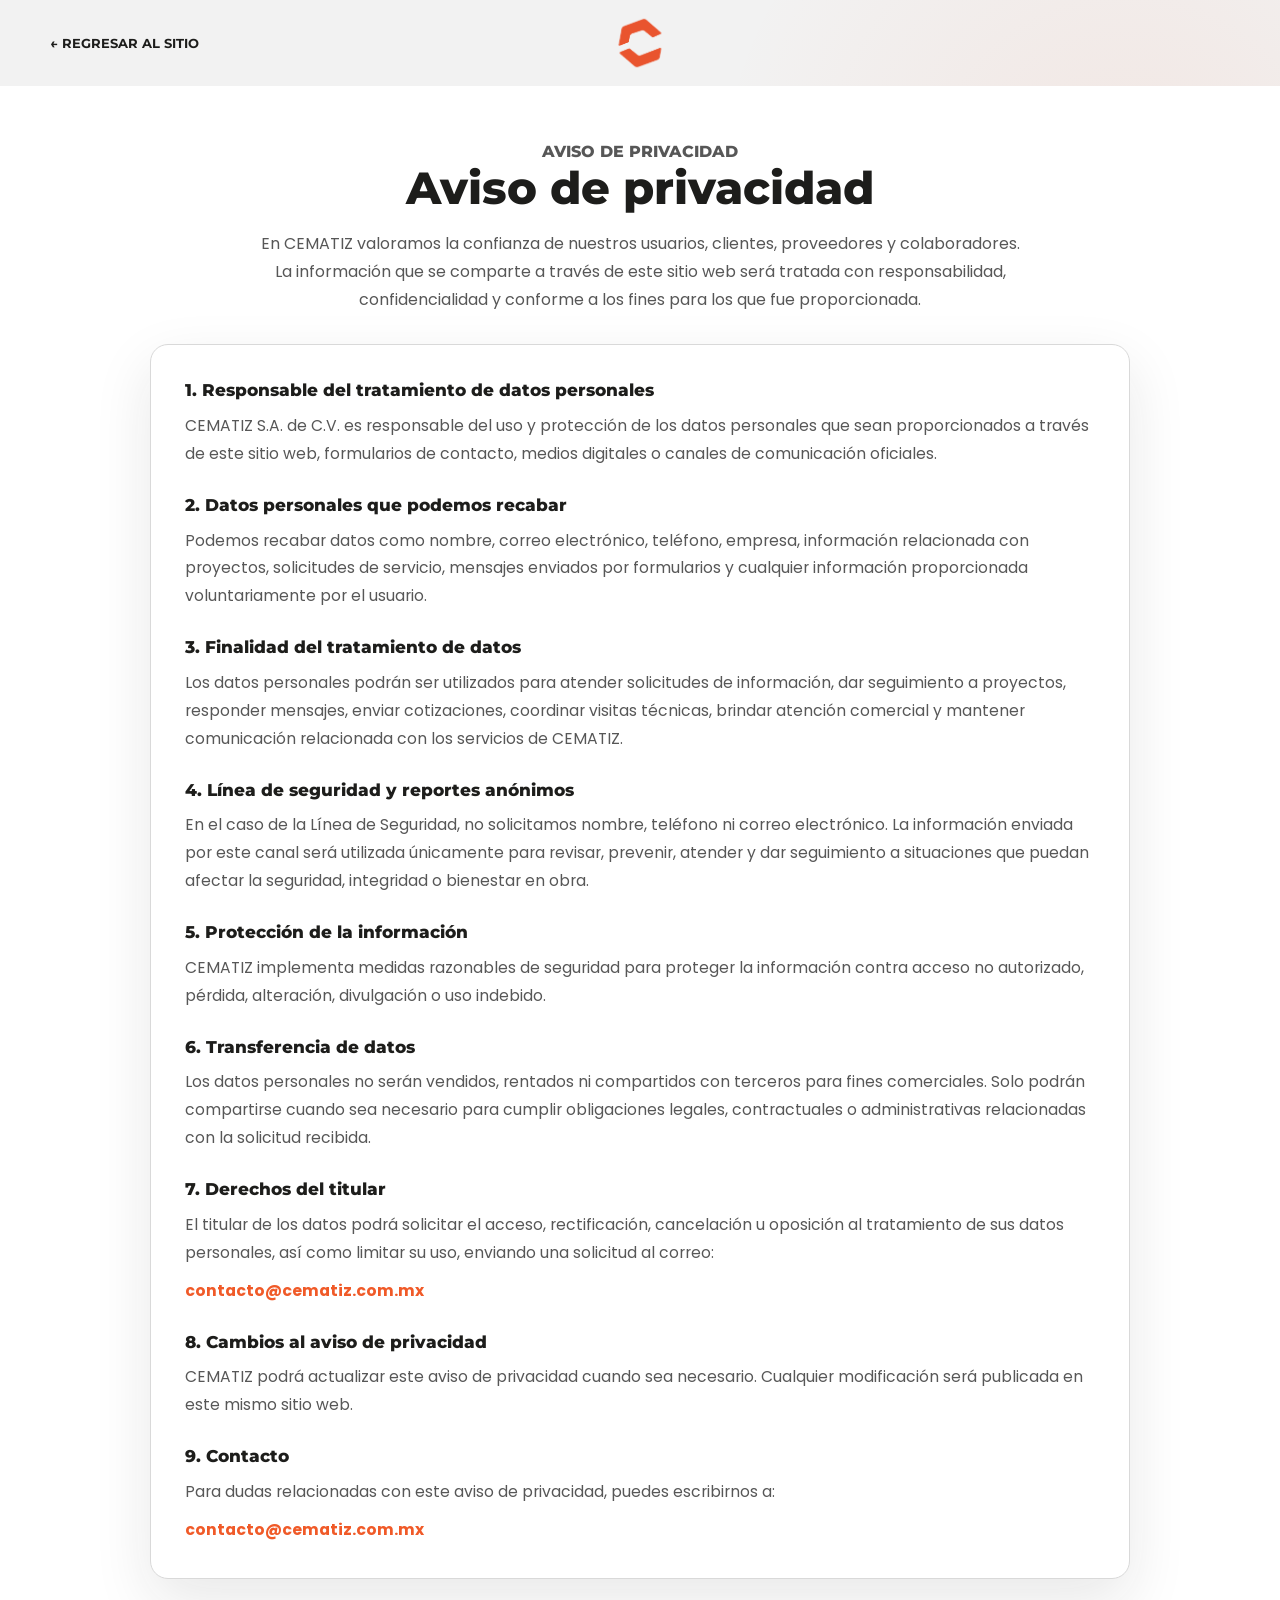
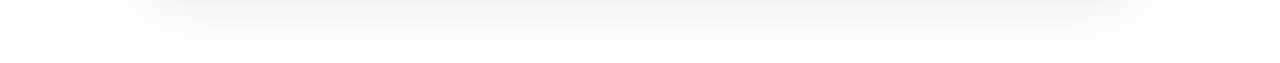
<file: aviso-privacidad.html>
<!doctype html>
<html lang="es">
  <head>
    <meta charset="UTF-8" />
    <meta name="viewport" content="width=device-width, initial-scale=1.0" />
    <meta
      name="description"
      content="Aviso de privacidad de CEMATIZ para usuarios, clientes, proveedores y colaboradores."
    />
    <title>CEMATIZ | Aviso de privacidad</title>
    <link rel="preconnect" href="https://fonts.googleapis.com" />
    <link rel="preconnect" href="https://fonts.gstatic.com" crossorigin />
    <link
      href="https://fonts.googleapis.com/css2?family=Montserrat:wght@500;600;700;800&family=Poppins:wght@300;400;500;600;700&display=swap"
      rel="stylesheet"
    />
    <link rel="preload" href="css/styles.css" as="style" />
    <link rel="stylesheet" href="css/styles.css" />
  </head>
  <body class="report-page privacy-page">
    <header class="report-header" aria-label="Encabezado de aviso de privacidad">
      <a class="report-back privacy-back-link" href="index.html">← REGRESAR AL SITIO</a>
      <a class="report-brand" href="index.html" aria-label="Volver al inicio de CEMATIZ">
        <img src="img/Logo Cematiz.png" alt="CEMATIZ" />
      </a>
    </header>

    <main class="report-main privacy-main">
      <section class="report-hero privacy-hero" aria-labelledby="privacy-title">
        <div class="report-intro privacy-intro">
          <p class="report-kicker privacy-kicker">AVISO DE PRIVACIDAD</p>
          <h1 id="privacy-title">Aviso de privacidad</h1>
          <p>
            En CEMATIZ valoramos la confianza de nuestros usuarios, clientes, proveedores y colaboradores. La información que se comparte a través de este sitio web será tratada con responsabilidad, confidencialidad y conforme a los fines para los que fue proporcionada.
          </p>
        </div>

        <article class="privacy-content">
          <section class="privacy-section">
            <h2>1. Responsable del tratamiento de datos personales</h2>
            <p>
              CEMATIZ S.A. de C.V. es responsable del uso y protección de los datos personales que sean proporcionados a través de este sitio web, formularios de contacto, medios digitales o canales de comunicación oficiales.
            </p>
          </section>

          <section class="privacy-section">
            <h2>2. Datos personales que podemos recabar</h2>
            <p>
              Podemos recabar datos como nombre, correo electrónico, teléfono, empresa, información relacionada con proyectos, solicitudes de servicio, mensajes enviados por formularios y cualquier información proporcionada voluntariamente por el usuario.
            </p>
          </section>

          <section class="privacy-section">
            <h2>3. Finalidad del tratamiento de datos</h2>
            <p>
              Los datos personales podrán ser utilizados para atender solicitudes de información, dar seguimiento a proyectos, responder mensajes, enviar cotizaciones, coordinar visitas técnicas, brindar atención comercial y mantener comunicación relacionada con los servicios de CEMATIZ.
            </p>
          </section>

          <section class="privacy-section">
            <h2>4. Línea de seguridad y reportes anónimos</h2>
            <p>
              En el caso de la Línea de Seguridad, no solicitamos nombre, teléfono ni correo electrónico. La información enviada por este canal será utilizada únicamente para revisar, prevenir, atender y dar seguimiento a situaciones que puedan afectar la seguridad, integridad o bienestar en obra.
            </p>
          </section>

          <section class="privacy-section">
            <h2>5. Protección de la información</h2>
            <p>
              CEMATIZ implementa medidas razonables de seguridad para proteger la información contra acceso no autorizado, pérdida, alteración, divulgación o uso indebido.
            </p>
          </section>

          <section class="privacy-section">
            <h2>6. Transferencia de datos</h2>
            <p>
              Los datos personales no serán vendidos, rentados ni compartidos con terceros para fines comerciales. Solo podrán compartirse cuando sea necesario para cumplir obligaciones legales, contractuales o administrativas relacionadas con la solicitud recibida.
            </p>
          </section>

          <section class="privacy-section">
            <h2>7. Derechos del titular</h2>
            <p>
              El titular de los datos podrá solicitar el acceso, rectificación, cancelación u oposición al tratamiento de sus datos personales, así como limitar su uso, enviando una solicitud al correo:
            </p>
            <p>
              <a href="mailto:contacto@cematiz.com.mx">contacto@cematiz.com.mx</a>
            </p>
          </section>

          <section class="privacy-section">
            <h2>8. Cambios al aviso de privacidad</h2>
            <p>
              CEMATIZ podrá actualizar este aviso de privacidad cuando sea necesario. Cualquier modificación será publicada en este mismo sitio web.
            </p>
          </section>

          <section class="privacy-section">
            <h2>9. Contacto</h2>
            <p>
              Para dudas relacionadas con este aviso de privacidad, puedes escribirnos a:
            </p>
            <p>
              <a href="mailto:contacto@cematiz.com.mx">contacto@cematiz.com.mx</a>
            </p>
          </section>
        </article>
      </section>
    </main>
  </body>
</html>
</file>
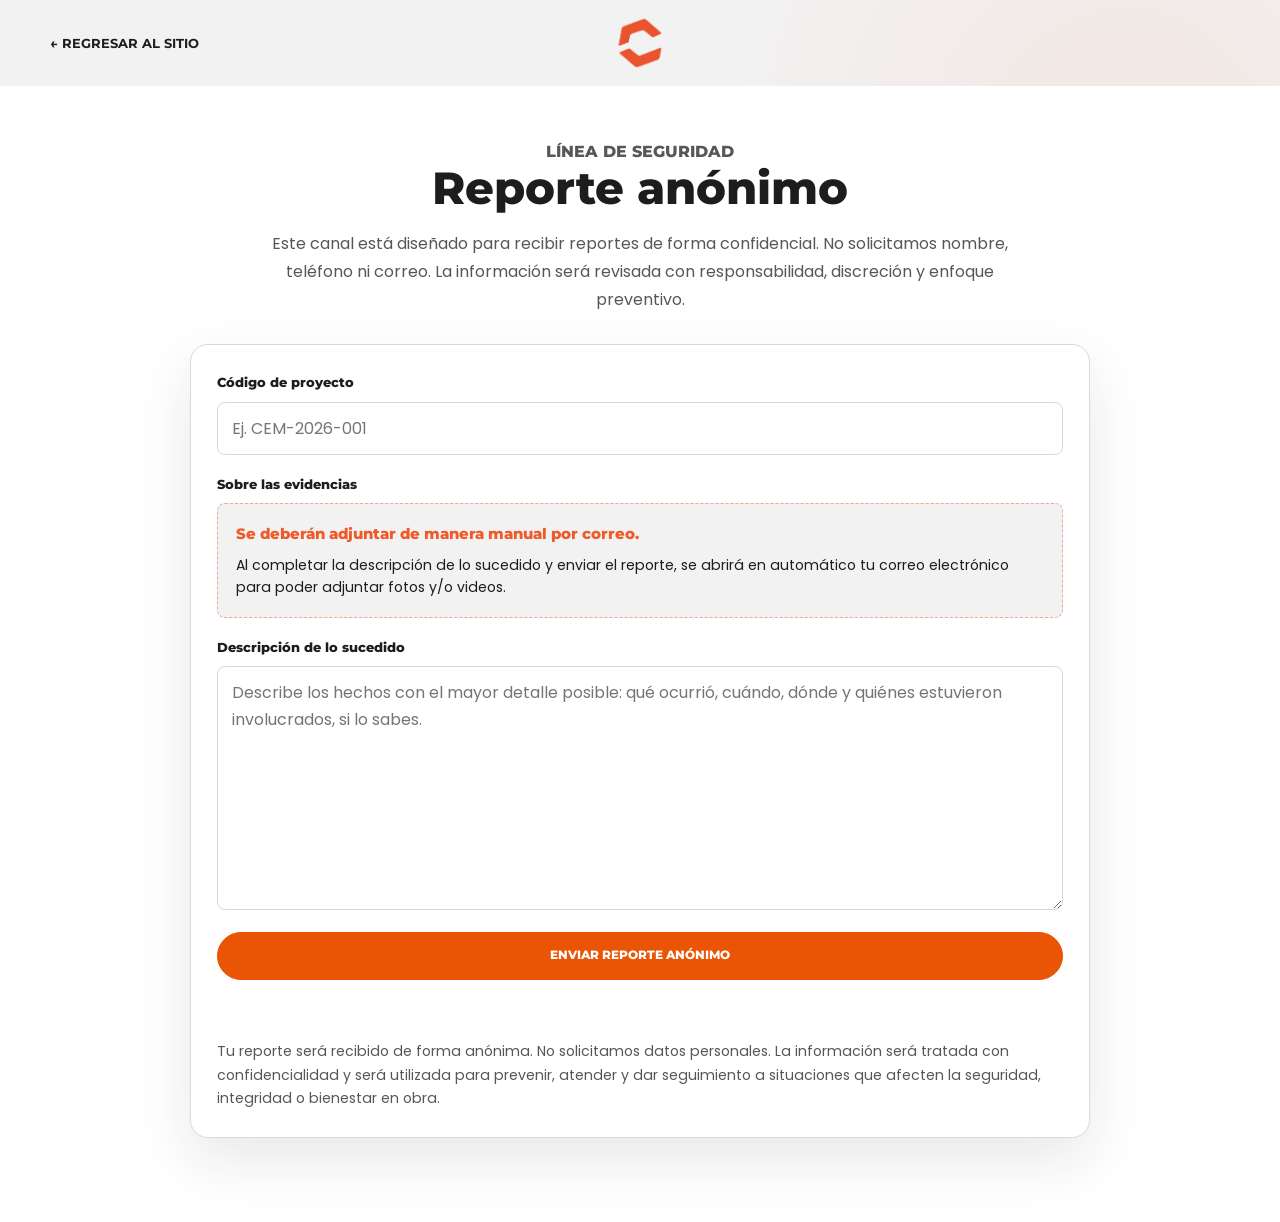
<file: reporte-anonimo.html>
<!doctype html>
<html lang="es">
  <head>
    <meta charset="UTF-8" />
    <meta name="viewport" content="width=device-width, initial-scale=1.0" />
    <meta
      name="description"
      content="Formulario confidencial de reporte anónimo para la Línea de Seguridad de CEMATIZ."
    />
    <title>CEMATIZ | Reporte anónimo</title>
    <link rel="preconnect" href="https://fonts.googleapis.com" />
    <link rel="preconnect" href="https://fonts.gstatic.com" crossorigin />
    <link
      href="https://fonts.googleapis.com/css2?family=Montserrat:wght@500;600;700;800&family=Poppins:wght@300;400;500;600;700&display=swap"
      rel="stylesheet"
    />
    <link rel="preload" href="css/styles.css" as="style" />
    <link rel="stylesheet" href="css/styles.css" />
  </head>
  <body class="report-page">
    <header class="report-header" aria-label="Encabezado de reporte anónimo">
      <a class="report-back" href="index.html">← Regresar al sitio</a>
      <a class="report-brand" href="index.html" aria-label="Volver al inicio de CEMATIZ">
        <img src="img/Logo Cematiz.png" alt="CEMATIZ" />
      </a>
    </header>

    <main class="report-main">
      <section class="report-hero" aria-labelledby="report-title">
        <div class="report-intro">
          <p class="report-kicker">LÍNEA DE SEGURIDAD</p>
          <h1 id="report-title">Reporte anónimo</h1>
          <p>
            Este canal está diseñado para recibir reportes de forma confidencial. No solicitamos nombre, teléfono ni correo. La información será revisada con responsabilidad, discreción y enfoque preventivo.
          </p>
        </div>

        <form class="report-form" data-report-form novalidate>
          <div class="form-honeypot" aria-hidden="true">
            <label for="report-website">Sitio web</label>
            <input id="report-website" name="website" type="text" tabindex="-1" autocomplete="off" />
          </div>

          <div class="form-row form-row-full">
            <label for="project-code">Código de proyecto</label>
            <input id="project-code" name="project_code" type="text" placeholder="Ej. CEM-2026-001" required />
          </div>

          <div class="form-row form-row-full">
            <label>Sobre las evidencias</label>
            <div class="report-file-zone">
              <span>Se deberán adjuntar de manera manual por correo.</span>
              <p>Al completar la descripción de lo sucedido y enviar el reporte, se abrirá en automático tu correo electrónico para poder adjuntar fotos y/o videos.</p>
            </div>
          </div>

          <div class="form-row form-row-full">
            <label for="report-description">Descripción de lo sucedido</label>
            <textarea
              id="report-description"
              name="description"
              rows="8"
              placeholder="Describe los hechos con el mayor detalle posible: qué ocurrió, cuándo, dónde y quiénes estuvieron involucrados, si lo sabes."
              required
            ></textarea>
          </div>

          <button class="button button-primary report-submit" type="submit">ENVIAR REPORTE ANÓNIMO</button>
          <p class="report-status" role="status" aria-live="polite" data-report-status></p>
          <p class="report-privacy">
            Tu reporte será recibido de forma anónima. No solicitamos datos personales. La información será tratada con confidencialidad y será utilizada para prevenir, atender y dar seguimiento a situaciones que afecten la seguridad, integridad o bienestar en obra.
          </p>
        </form>
      </section>
    </main>

    <script>
      const reportForm = document.querySelector("[data-report-form]");

      reportForm?.addEventListener("submit", (event) => {
        event.preventDefault();

        const status = reportForm.querySelector("[data-report-status]");
        const projectCode = reportForm.querySelector("#project-code");
        const description = reportForm.querySelector("#report-description");
        const honeypot = reportForm.querySelector('input[name="website"]');
        let isValid = true;

        // TODO: Para producción, conectar este formulario a un backend seguro para enviar el reporte y las evidencias directamente a contacto@cematiz.com.mx sin depender del cliente de correo del usuario.
        // Al integrar backend: validar honeypot en servidor, aplicar límite por IP,
        // considerar Cloudflare Turnstile o captcha invisible y almacenar evidencias de forma segura.
        if (honeypot?.value.trim()) {
          return;
        }

        [projectCode, description].forEach((field) => {
          const row = field?.closest(".form-row");
          const fieldIsValid = Boolean(field?.value.trim());
          row?.classList.toggle("has-error", !fieldIsValid);
          isValid = isValid && fieldIsValid;
        });

        if (!status) {
          return;
        }

        if (!isValid) {
          status.textContent = "Completa el código de proyecto y la descripción antes de enviar.";
          status.className = "report-status is-error";
          return;
        }

        const evidenceNote = "Se deberán adjuntar de manera manual por correo.";
        const subject = "REPORTE LINEA DE SEGURIDAD";
        const body = `REPORTE LÍNEA DE SEGURIDAD CEMATIZ

Código de proyecto:
${projectCode.value.trim()}

Descripción de lo sucedido:
${description.value.trim()}

Evidencias:
${evidenceNote}

Aviso:
Este reporte se realiza de forma anónima. No se solicitaron datos personales.`;
        const mailtoUrl = `mailto:contacto@cematiz.com.mx?subject=${encodeURIComponent(subject)}&body=${encodeURIComponent(body)}`;

        status.textContent = "Tu cliente de correo se abrirá automáticamente.";
        status.className = "report-status is-success";
        window.location.href = mailtoUrl;
      });

      reportForm?.addEventListener("input", (event) => {
        const field = event.target;
        const status = reportForm.querySelector("[data-report-status]");

        if (field.matches("#project-code, #report-description")) {
          field.closest(".form-row")?.classList.toggle("has-error", !field.value.trim());
        }

        if (status) {
          status.textContent = "";
          status.className = "report-status";
        }
      });
    </script>
  </body>
</html>
</file>
<file: css/styles.css>
:root {
  --color-orange: #e95405;
  --color-gray: #575757;
  --color-black: #1d1d1b;
  --color-white: #ffffff;
  --color-light: #f2f2f2;
  --color-muted: #a6a6a6;
  --color-dark: #111111;
  --color-gray-light: #d9d9d9;
  --color-carbon: #2a2a2a;

  --font-primary: "Montserrat", sans-serif;
  --font-secondary: "Poppins", sans-serif;

  --radius-sm: 8px;
  --radius-md: 18px;
  --radius-lg: 28px;
  --transition: 0.35s ease;
  --container: 1180px;
  --header-height: 74px;
  --shadow-soft: 0 24px 70px rgba(17, 17, 17, 0.22);
}

*,
*::before,
*::after {
  box-sizing: border-box;
}

html {
  scroll-behavior: smooth;
}

body {
  margin: 0;
  color: var(--color-black);
  background: var(--color-white);
  font-family: var(--font-secondary);
  line-height: 1.7;
}

img {
  display: block;
  max-width: 100%;
}

a {
  color: inherit;
  text-decoration: none;
}

button,
input,
select,
textarea {
  font: inherit;
}

button,
a,
input,
select,
textarea {
  -webkit-tap-highlight-color: transparent;
}

:focus-visible {
  outline: 3px solid rgba(233, 84, 5, 0.42);
  outline-offset: 3px;
}

.container {
  width: min(100% - 32px, var(--container));
  margin-inline: auto;
}

.site-header {
  position: fixed;
  top: 0;
  right: 0;
  left: 0;
  z-index: 50;
  min-height: var(--header-height);
  display: grid;
  grid-template-columns: minmax(82px, 1fr) auto minmax(82px, 1fr);
  align-items: center;
  gap: 12px;
  padding: 12px 16px;
  color: var(--color-white);
  background: transparent;
  border-bottom: 1px solid transparent;
  transition: background 0.45s ease, border-color 0.45s ease, backdrop-filter 0.45s ease;
  isolation: isolate;
}

.site-header::before {
  content: "";
  position: absolute;
  inset: 0;
  z-index: 0;
  background: linear-gradient(
    180deg,
    rgba(0, 0, 0, 0.72) 0%,
    rgba(0, 0, 0, 0.48) 45%,
    rgba(0, 0, 0, 0) 100%
  );
  pointer-events: none;
  transition: opacity 0.45s ease, background 0.45s ease;
}

.menu-trigger,
.header-logo,
.header-contact {
  position: relative;
  z-index: 2;
}

.site-header.is-scrolled {
  background: rgba(29, 29, 27, 0.72);
  border-color: rgba(255, 255, 255, 0.1);
  backdrop-filter: blur(10px);
}

.site-header.is-scrolled::before {
  opacity: 0;
}

.site-header.nav-open {
  background: rgba(29, 29, 27, 0.82);
  border-color: rgba(255, 255, 255, 0.12);
  backdrop-filter: blur(10px);
}

.site-header.nav-open::before {
  opacity: 0;
}

body.menu-open {
  overflow: hidden;
}

.brand,
.footer-brand {
  display: inline-flex;
  align-items: center;
  flex: 0 0 auto;
}

.brand,
.header-logo {
  justify-self: center;
  width: 128px;
  height: 44px;
  justify-content: center;
}

.header-logo {
  position: relative;
}

.header-logo img {
  position: absolute;
  inset: 50% auto auto 50%;
  display: block;
  object-fit: contain;
  transform: translate(-50%, -50%);
  transition: opacity 0.42s ease, transform 0.42s ease;
}

.header-logo .logo-full {
  width: min(128px, 34vw);
  height: auto;
  max-height: 36px;
  opacity: 1;
}

.header-logo .logo-symbol {
  width: 34px;
  height: 34px;
  object-fit: contain;
  opacity: 0;
  transform: translate(-50%, -50%) scale(0.92);
}

.site-header.is-scrolled .logo-full {
  opacity: 0;
  transform: translate(-50%, -50%) scale(0.96);
}

.site-header.is-scrolled .logo-symbol {
  opacity: 1;
  transform: translate(-50%, -50%) scale(1);
}

.footer-brand img {
  width: auto;
  height: 36px;
  max-width: 148px;
  object-fit: contain;
}

.menu-trigger,
.menu-close,
.header-contact {
  color: var(--color-white);
  font-family: var(--font-primary);
  font-size: 0.72rem;
  font-weight: 400;
  line-height: 1;
  text-transform: uppercase;
  letter-spacing: 0;
}

.menu-trigger,
.menu-close {
  display: inline-flex;
  align-items: center;
  gap: 10px;
  padding: 11px 0;
  background: transparent;
  border: 0;
  cursor: pointer;
}

.menu-trigger {
  position: relative;
  justify-self: start;
}

.menu-trigger-icon {
  width: 23px;
  display: grid;
  gap: 5px;
}

.menu-trigger-icon span {
  display: block;
  width: 100%;
  height: 1px;
  background: var(--color-white);
  border-radius: 999px;
  transition: transform var(--transition), width var(--transition);
}

.menu-trigger:hover .menu-trigger-icon span:nth-child(2),
.menu-trigger:focus-visible .menu-trigger-icon span:nth-child(2) {
  width: 72%;
}

.header-contact {
  position: relative;
  justify-self: end;
  padding: 13px 0 10px;
  white-space: nowrap;
}

.header-contact::after,
.menu-trigger::after {
  content: "";
  position: absolute;
  right: 0;
  bottom: 5px;
  left: 0;
  height: 2px;
  background: var(--color-orange);
  opacity: 0;
  transform: scaleX(0.3);
  transform-origin: left;
  transition: opacity var(--transition), transform var(--transition);
}

.header-contact:hover::after,
.header-contact:focus-visible::after,
.header-contact.is-active::after,
.menu-trigger:hover::after,
.menu-trigger:focus-visible::after {
  opacity: 1;
  transform: scaleX(1);
}

.site-nav {
  position: fixed;
  inset: 0 auto 0 0;
  z-index: 80;
  width: 100%;
  max-width: 100%;
  display: block;
  color: var(--color-white);
  background: transparent;
  border-right: 0;
  box-shadow: none;
  backdrop-filter: none;
  -webkit-backdrop-filter: none;
  isolation: isolate;
  overflow: visible;
  transform: translateX(-100%);
  visibility: hidden;
  transition:
    transform 850ms cubic-bezier(0.22, 1, 0.36, 1),
    visibility 0s linear 850ms;
}

.site-nav::before {
  display: none;
}

.site-nav::after {
  content: "";
  position: absolute;
  top: 0;
  right: -110px;
  width: 110px;
  height: 100%;
  display: none;
  background: linear-gradient(90deg, rgba(15, 15, 15, 0.5) 0%, rgba(15, 15, 15, 0.2) 45%, rgba(15, 15, 15, 0) 100%);
  pointer-events: none;
  opacity: 0;
  transition: opacity 0.52s ease;
}

.site-header.nav-open .site-nav,
.site-nav.is-open {
  transform: translateX(0);
  visibility: visible;
  transition:
    transform 850ms cubic-bezier(0.22, 1, 0.36, 1),
    visibility 0s linear 0s;
}

.site-header.nav-open .site-nav::before,
.site-nav.is-open::before {
  opacity: 1;
}

.site-header.nav-open .site-nav::after,
.site-nav.is-open::after {
  opacity: 1;
}

.site-nav-inner {
  position: relative;
  z-index: 1;
  min-height: 100%;
  display: flex;
  flex-direction: column;
  padding: 24px clamp(24px, 7vw, 70px);
}

.menu-close {
  position: relative;
  z-index: 3;
  align-self: flex-start;
  min-height: 44px;
  color: rgba(255, 255, 255, 0.86);
  font-weight: 400;
}

.menu-close > span:first-child {
  position: relative;
  width: 22px;
  height: 22px;
}

.menu-close > span:first-child::before,
.menu-close > span:first-child::after {
  content: "";
  position: absolute;
  top: 50%;
  left: 0;
  width: 100%;
  height: 1px;
  background: var(--color-white);
  border-radius: 999px;
}

.menu-close > span:first-child::before {
  transform: rotate(45deg);
}

.menu-close > span:first-child::after {
  transform: rotate(-45deg);
}

.menu-links {
  position: relative;
  flex: 0 0 auto;
  width: min(100%, 494px);
  min-height: clamp(494px, 73vh, 676px);
  display: flex;
  flex-direction: column;
  justify-content: center;
  gap: 15px;
  margin: auto 0;
  padding: 30px 32px 30px clamp(72px, 10vw, 140px);
  isolation: isolate;
  background: transparent;
  border: 0;
  border-radius: 24px;
}

.menu-links::before {
  content: "";
  position: absolute;
  top: calc(-1 * clamp(148px, 22vh, 203px));
  right: 0;
  bottom: calc(-1 * clamp(208px, 31vh, 364px));
  left: calc(-1 * clamp(31px, 9.1vw, 91px));
  z-index: -1;
  background:
    linear-gradient(145deg, rgba(255, 255, 255, 0.08) 0%, rgba(255, 255, 255, 0) 28%),
    rgba(0, 0, 0, 0.7);
  border: 1px solid rgba(255, 255, 255, 0.08);
  border-radius: 24px;
  box-shadow:
    0 10px 30px rgba(0, 0, 0, 0.25),
    inset 0 1px 0 rgba(255, 255, 255, 0.06),
    inset 0 -1px 0 rgba(0, 0, 0, 0.35);
  backdrop-filter: blur(4px);
  -webkit-backdrop-filter: blur(4px);
  opacity: 0;
  filter: blur(6px);
  transform: translateX(-24px) scaleX(0.96);
  transform-origin: left center;
  transition:
    opacity 850ms cubic-bezier(0.22, 1, 0.36, 1),
    transform 850ms cubic-bezier(0.22, 1, 0.36, 1),
    filter 850ms cubic-bezier(0.22, 1, 0.36, 1);
  pointer-events: none;
}

.site-header.nav-open .menu-links::before,
.site-nav.is-open .menu-links::before {
  opacity: 1;
  filter: blur(0);
  transform: translateX(0) scaleX(1);
}

.menu-links a {
  position: relative;
  z-index: 1;
  width: fit-content;
  max-width: 100%;
  color: rgba(255, 255, 255, 0.72);
  font-family: var(--font-primary);
  font-size: 1.07rem;
  font-weight: 400;
  line-height: 1.35;
  text-transform: none;
  letter-spacing: 0;
  opacity: 0;
  transform: translateY(14px);
  transition:
    color var(--transition),
    transform 700ms cubic-bezier(0.22, 1, 0.36, 1),
    opacity 700ms cubic-bezier(0.22, 1, 0.36, 1);
}

.menu-links a::before {
  content: "";
  position: absolute;
  top: 50%;
  left: -22px;
  width: 12px;
  height: 2px;
  background: var(--color-orange);
  opacity: 0;
  transform: translateY(-50%) scaleX(0.35);
  transform-origin: right;
  transition: opacity var(--transition), transform var(--transition);
}

.site-header.nav-open .menu-links a,
.site-nav.is-open .menu-links a {
  opacity: 1;
  transform: translateY(0);
}

.site-header.nav-open .menu-links a:nth-child(1),
.site-nav.is-open .menu-links a:nth-child(1) {
  transition-delay: 180ms;
}

.site-header.nav-open .menu-links a:nth-child(2),
.site-nav.is-open .menu-links a:nth-child(2) {
  transition-delay: 260ms;
}

.site-header.nav-open .menu-links a:nth-child(3),
.site-nav.is-open .menu-links a:nth-child(3) {
  transition-delay: 340ms;
}

.site-header.nav-open .menu-links a:nth-child(4),
.site-nav.is-open .menu-links a:nth-child(4) {
  transition-delay: 420ms;
}

.site-header.nav-open .menu-links a:nth-child(5),
.site-nav.is-open .menu-links a:nth-child(5) {
  transition-delay: 500ms;
}

.menu-links a:hover,
.menu-links a:focus-visible,
.menu-links a.is-active {
  color: var(--color-white);
}

.menu-links a:hover::before,
.menu-links a:focus-visible::before,
.menu-links a.is-active::before {
  opacity: 1;
  transform: translateY(-50%) scaleX(1);
}

.nav-overlay {
  position: fixed;
  inset: 0;
  z-index: 70;
  background: rgba(0, 0, 0, 0.42);
  backdrop-filter: blur(4px);
  -webkit-backdrop-filter: blur(4px);
  opacity: 0;
  pointer-events: none;
  transition: opacity 0.42s ease;
}

.nav-overlay.is-visible {
  opacity: 1;
  pointer-events: auto;
}

main {
  background: var(--color-white);
}

section[id] {
  scroll-margin-top: var(--header-height);
}

.hero {
  position: relative;
  min-height: 100svh;
  display: grid;
  align-items: center;
  overflow: hidden;
  color: var(--color-white);
  background:
    linear-gradient(180deg, rgba(29, 29, 27, 0.82), rgba(17, 17, 17, 0.92)),
    var(--color-black);
}

.hero-video-wrap,
.hero-overlay {
  position: absolute;
  inset: 0;
}

.hero-video-wrap {
  z-index: 0;
  overflow: hidden;
  background:
    linear-gradient(135deg, rgba(233, 84, 5, 0.16), rgba(29, 29, 27, 0.92)),
    var(--color-black);
}

.hero-video {
  width: 100%;
  height: 100%;
  object-fit: cover;
  object-position: center;
  filter: saturate(0.96) contrast(1.04) brightness(0.86);
  transform: scale(1.01);
}

.hero.video-fallback .hero-video {
  display: none;
}

.hero.video-fallback .hero-video-wrap {
  background:
    radial-gradient(circle at 50% 36%, rgba(233, 84, 5, 0.2), transparent 22rem),
    linear-gradient(180deg, rgba(29, 29, 27, 0.88), rgba(17, 17, 17, 0.98)),
    var(--color-black);
}

.hero-overlay {
  z-index: 1;
  background:
    linear-gradient(180deg, rgba(0, 0, 0, 0.42) 0%, rgba(0, 0, 0, 0.16) 45%, rgba(0, 0, 0, 0.48) 100%),
    linear-gradient(90deg, rgba(17, 17, 17, 0.26), rgba(17, 17, 17, 0.06), rgba(17, 17, 17, 0.26));
}

.hero-content {
  position: relative;
  z-index: 2;
  min-height: 100svh;
  display: flex;
  flex-direction: column;
  align-items: center;
  justify-content: center;
  padding: calc(var(--header-height) + 34px) 0 86px;
  text-align: center;
  transition: opacity 0.45s ease, transform 0.45s ease, visibility 0.45s ease;
}

body.menu-open .hero-content,
body.menu-open .hero-title,
body.menu-open .hero-actions,
body.menu-open .hero-scroll,
body.menu-open #inicio .hero-content,
body.menu-open #inicio .hero-content > *,
body.menu-open #inicio .hero-title,
body.menu-open #inicio .hero-actions,
body.menu-open #inicio .hero-scroll {
  opacity: 0 !important;
  visibility: hidden !important;
  pointer-events: none !important;
}

body.menu-open .hero-content {
  transform: translateY(8px);
}

body.menu-open .hero-scroll,
body.menu-open #inicio .hero-scroll {
  animation: none !important;
}

.eyebrow,
.section-kicker {
  margin: 0 0 12px;
  color: var(--color-orange);
  font-family: var(--font-primary);
  font-size: 0.74rem;
  font-weight: 800;
  text-transform: uppercase;
  letter-spacing: 0;
}

.hero h1,
.hero-title,
.section-heading h2,
.section-copy h2,
.site-footer h2 {
  margin: 0;
  font-family: var(--font-primary);
  letter-spacing: 0;
}

.hero h1,
.hero-title {
  max-width: 780px;
  color: var(--color-white);
  font-family: var(--font-secondary);
  font-size: 2.1rem;
  line-height: 1.1;
  font-weight: 600;
  text-wrap: balance;
}

.hero-copy {
  width: min(100%, 690px);
  margin: 26px 0 0;
  color: rgba(255, 255, 255, 0.82);
  font-size: 1rem;
}

.hero-actions,
.contact-actions {
  display: flex;
  flex-wrap: wrap;
  justify-content: center;
  gap: 12px;
  margin-top: 32px;
}

.hero .hero-actions {
  margin-top: 24px;
}

.hero-scroll {
  position: absolute;
  left: 50%;
  bottom: 30px;
  z-index: 3;
  width: 44px;
  height: 44px;
  display: grid;
  place-items: center;
  color: var(--color-white);
  transform: translateX(-50%);
  opacity: 0.78;
  transition: opacity var(--transition), transform var(--transition);
  animation: scrollCue 1.8s ease-in-out infinite;
}

.hero-scroll::before {
  content: "";
  width: 13px;
  height: 13px;
  border-right: 2px solid currentColor;
  border-bottom: 2px solid currentColor;
  transform: rotate(45deg);
}

.hero-scroll:hover,
.hero-scroll:focus-visible {
  opacity: 1;
}

@keyframes scrollCue {
  0%,
  100% {
    transform: translateX(-50%) translateY(0);
    opacity: 0.72;
  }

  50% {
    transform: translateX(-50%) translateY(8px);
    opacity: 1;
  }
}

.button {
  min-height: 48px;
  display: inline-flex;
  align-items: center;
  justify-content: center;
  padding: 13px 22px;
  color: var(--color-white);
  background: transparent;
  border: 1px solid currentColor;
  border-radius: 999px;
  font-family: var(--font-primary);
  font-size: 0.78rem;
  font-weight: 800;
  line-height: 1;
  text-transform: uppercase;
  letter-spacing: 0;
  cursor: pointer;
  transition: color var(--transition), background var(--transition), border-color var(--transition), transform var(--transition);
}

.button:hover,
.button:focus-visible {
  transform: translateY(-2px);
}

.button-primary {
  color: var(--color-white);
  background: var(--color-orange);
  border-color: var(--color-orange);
}

.button-primary:hover,
.button-primary:focus-visible {
  color: var(--color-orange);
  background: var(--color-white);
  border-color: var(--color-white);
}

.button-secondary {
  color: var(--color-white);
  background: rgba(255, 255, 255, 0.06);
  border-color: rgba(255, 255, 255, 0.42);
}

.button-secondary:hover,
.button-secondary:focus-visible {
  color: var(--color-black);
  background: var(--color-white);
  border-color: var(--color-white);
}

.section {
  padding: 74px 0;
}

.section-heading,
.section-copy {
  max-width: 780px;
}

.section-heading {
  margin-bottom: 34px;
}

.section-heading h2,
.section-copy h2 {
  color: var(--color-black);
  font-size: 2.25rem;
  line-height: 1.03;
  font-weight: 800;
  text-wrap: balance;
}

.section-heading p,
.section-copy p {
  margin: 18px 0 0;
  color: var(--color-gray);
  font-size: 1rem;
}

.about-section {
  background: var(--color-white);
}

.award-section,
.award-section .award-layout {
  background: #ffffff;
}

.about-layout,
.contact-layout,
.crm-layout,
.safety-layout {
  display: grid;
  gap: 34px;
  align-items: center;
}

.award-copy {
  max-width: 640px;
}

.section-copy .award-eyebrow {
  margin: 0 0 14px;
  color: var(--color-black);
  font-family: var(--font-primary);
  font-size: 0.82rem;
  font-weight: 700;
  line-height: 1.4;
  letter-spacing: 0;
}

.section-copy .award-title {
  color: #F05A28;
  font-family: var(--font-primary);
  font-size: 3.05rem;
  line-height: 0.98;
  font-weight: 800;
  letter-spacing: 0;
}

.section-copy .award-text {
  max-width: 620px;
  margin-top: 18px;
  color: #D9D9D9;
  font-family: var(--font-secondary);
  font-size: 0.81rem;
  font-weight: 400;
  line-height: 1.78;
}

.section-copy .award-text + .award-text {
  color: var(--color-black);
  font-size: 0.95rem;
}

.about-visual {
  position: relative;
  min-height: 360px;
  overflow: hidden;
  background: var(--color-black);
  border-radius: var(--radius-md);
}

.award-visual {
  min-height: 0;
  display: grid;
  place-items: center;
  margin: 0;
  padding: 0;
  overflow: visible;
  background: transparent;
  border: 0;
  border-radius: 0;
  box-shadow: none;
  outline: 0;
}

.about-visual::after {
  content: "";
  position: absolute;
  inset: 0;
  border: 1px solid rgba(255, 255, 255, 0.18);
  border-radius: inherit;
  pointer-events: none;
}

.award-visual::after {
  display: none;
}

.award-visual::before {
  display: none;
}

.about-visual img,
.about-visual .image-placeholder {
  width: 100%;
  height: 100%;
  min-height: 360px;
  object-fit: cover;
  filter: saturate(0.92) contrast(1.04);
}

.award-visual img,
.award-visual .award-video,
.award-visual .image-placeholder {
  position: relative;
  z-index: 1;
  width: min(calc(85vw - 27px), 442px);
  height: auto;
  min-height: 0;
  max-height: none;
  object-fit: contain;
  filter: none;
  border-radius: 0;
  display: block;
  box-shadow: none;
}

.award-visual .award-video {
  width: min(calc(51vw - 17px), 263px);
  background: #ffffff;
  pointer-events: none;
}

.award-visual .award-video::-webkit-media-controls,
.award-visual .award-video::-webkit-media-controls-enclosure,
.award-visual .award-video::-webkit-media-controls-panel,
.award-visual .award-video::-webkit-media-controls-play-button,
.award-visual .award-video::-webkit-media-controls-start-playback-button {
  display: none !important;
}

.values-grid {
  display: grid;
  grid-template-columns: repeat(2, minmax(0, 1fr));
  gap: 10px;
  margin-top: 34px;
}

.values-grid span,
.crm-benefits > span,
.safety-topics li {
  display: flex;
  align-items: center;
  min-height: 44px;
  padding: 11px 14px;
  color: var(--color-black);
  background: var(--color-white);
  border: 1px solid var(--color-gray-light);
  border-left: 4px solid var(--color-orange);
  border-radius: var(--radius-sm);
  font-family: var(--font-primary);
  font-size: 0.82rem;
  font-weight: 700;
}

.services-section {
  background: var(--color-white);
}

.services-section .section-kicker {
  color: #F05A28;
}

.service-grid {
  display: grid;
  grid-template-columns: 1fr;
  gap: 14px;
}

.service-card {
  min-height: 114px;
  padding: 14px;
  background: var(--color-light);
  border: 1px solid var(--color-gray-light);
  border-radius: var(--radius-sm);
  transition: background var(--transition), border-color var(--transition), transform var(--transition);
}

.service-card:hover {
  background: var(--color-white);
  border-color: rgba(233, 84, 5, 0.46);
  transform: translateY(-4px);
}

.service-number {
  display: inline-flex;
  width: 38px;
  height: 38px;
  align-items: center;
  justify-content: center;
  margin-bottom: 12px;
  color: var(--color-orange);
  background: var(--color-white);
  border: 1px solid rgba(233, 84, 5, 0.34);
  border-radius: 999px;
  font-family: var(--font-primary);
  font-size: 0.72rem;
  font-weight: 800;
}

.service-heading {
  margin: 0;
}

.service-toggle {
  width: 100%;
  min-height: 34px;
  display: flex;
  align-items: center;
  justify-content: space-between;
  gap: 16px;
  padding: 0;
  color: inherit;
  background: transparent;
  border: 0;
  cursor: pointer;
  text-align: left;
}

.service-toggle:focus-visible {
  outline: 2px solid var(--color-orange);
  outline-offset: 6px;
  border-radius: var(--radius-sm);
}

.service-title {
  min-width: 0;
  color: var(--color-black);
  font-family: var(--font-primary);
  font-size: 1.05rem;
  line-height: 1.28;
  font-weight: 800;
  letter-spacing: 0;
}

.service-arrow {
  flex: 0 0 auto;
  width: 10px;
  height: 10px;
  margin-top: 0;
  border-right: 2px solid var(--color-orange);
  border-bottom: 2px solid var(--color-orange);
  transform: rotate(45deg);
  transition: transform 0.3s ease, margin-top 0.3s ease;
}

.service-card.is-open .service-arrow {
  margin-top: 4px;
  transform: rotate(225deg);
}

.service-description {
  max-height: 0;
  margin-top: 0;
  opacity: 0;
  overflow: hidden;
  transition: max-height 0.35s ease, opacity 0.3s ease, margin-top 0.3s ease;
}

.service-card.is-open .service-description {
  max-height: 220px;
  margin-top: 12px;
  opacity: 1;
}

.service-description p {
  margin: 0;
  color: var(--color-gray);
  font-size: 0.94rem;
  line-height: 1.65;
}

.projects-section {
  color: var(--color-white);
  background: #000000;
  overflow-x: hidden;
}

.projects-section .section-kicker {
  color: #F05A28;
}

.project-heading {
  max-width: 760px;
}

.projects-section .project-heading h2 {
  color: #FFFFFF;
}

.projects-section .project-heading p {
  max-width: 680px;
  color: #FFFFFF;
}

.projects-section .project-card,
.projects-section .project-card p,
.projects-section .project-card strong {
  color: var(--color-white);
}

.split-heading {
  display: grid;
  gap: 20px;
}

.project-filters {
  display: flex;
  flex-wrap: wrap;
  gap: 10px;
  margin-bottom: 26px;
}

.filter-button {
  min-height: 40px;
  padding: 10px 16px;
  color: rgba(255, 255, 255, 0.78);
  background: rgba(255, 255, 255, 0.04);
  border: 1px solid rgba(255, 255, 255, 0.16);
  border-radius: 999px;
  font-family: var(--font-primary);
  font-size: 0.72rem;
  font-weight: 800;
  text-transform: uppercase;
  letter-spacing: 0;
  cursor: pointer;
  transition: color var(--transition), background var(--transition), border-color var(--transition);
}

.filter-button:hover,
.filter-button:focus-visible,
.filter-button.is-active {
  color: var(--color-white);
  background: var(--color-orange);
  border-color: var(--color-orange);
}

.project-grid {
  display: flex;
  grid-template-columns: none;
  gap: 18px;
  align-items: stretch;
}

.project-carousel {
  position: relative;
}

.project-viewport {
  overflow-x: auto;
  overflow-y: hidden;
  scroll-behavior: smooth;
  scroll-snap-type: x mandatory;
  scrollbar-width: none;
}

.project-viewport::-webkit-scrollbar {
  display: none;
}

.project-carousel-button {
  position: absolute;
  top: 50%;
  z-index: 5;
  width: 42px;
  height: 42px;
  display: grid;
  place-items: center;
  background: rgba(29, 29, 27, 0.56);
  border: 1px solid rgba(255, 255, 255, 0.2);
  border-radius: 999px;
  backdrop-filter: blur(10px);
  -webkit-backdrop-filter: blur(10px);
  cursor: pointer;
  transform: translateY(-50%);
  transition: background var(--transition), border-color var(--transition), transform var(--transition);
}

.project-carousel-button::before {
  content: "";
  width: 11px;
  height: 11px;
  border-bottom: 2px solid var(--color-white);
  border-left: 2px solid var(--color-white);
}

.project-carousel-button:hover,
.project-carousel-button:focus-visible {
  background: var(--color-orange);
  border-color: var(--color-orange);
}

.project-carousel-button:focus-visible {
  outline: 2px solid var(--color-white);
  outline-offset: 4px;
}

.project-carousel-button-prev {
  left: 10px;
}

.project-carousel-button-prev::before {
  transform: rotate(45deg);
}

.project-carousel-button-next {
  right: 10px;
}

.project-carousel-button-next::before {
  transform: rotate(225deg);
}

.project-card {
  position: relative;
  flex: 0 0 min(82vw, 360px);
  min-height: 450px;
  margin: 0;
  overflow: hidden;
  color: var(--color-white);
  background: var(--color-carbon);
  border: 1px solid rgba(255, 255, 255, 0.1);
  border-radius: var(--radius-sm);
  scroll-snap-align: start;
  transition: transform var(--transition), border-color var(--transition), opacity var(--transition);
}

.project-card::before,
.project-card::after {
  content: "";
  position: absolute;
  inset: 0;
  pointer-events: none;
}

.project-card::before {
  z-index: 1;
  background: transparent;
}

.project-card::after {
  display: none;
}

.project-card img,
.project-card .image-placeholder,
.project-card__video {
  width: 100%;
  height: 100%;
  min-height: 450px;
  object-fit: cover;
  filter: saturate(0.88) contrast(1.08) brightness(0.9);
  transition: transform 0.6s ease, filter 0.6s ease;
}

.project-card__video {
  position: absolute;
  inset: 0;
  z-index: 0;
  display: block;
  background: var(--color-black);
  pointer-events: none;
}

.project-card__video::-webkit-media-controls,
.project-card__video::-webkit-media-controls-enclosure {
  display: none !important;
}

.project-card:hover {
  transform: translateY(-6px);
  border-color: rgba(233, 84, 5, 0.58);
}

.project-card:hover img,
.project-card:hover .project-card__video {
  transform: scale(1.055);
  filter: saturate(0.94) contrast(1.1) brightness(0.94);
}

.project-card.is-detail-open img,
.project-card.is-detail-open .project-card__video {
  filter: saturate(0.88) contrast(1.08) brightness(0.9);
}

.project-card.is-detail-open::after {
  opacity: 0;
}

.project-card figcaption {
  position: absolute;
  z-index: 3;
  right: 0;
  bottom: 0;
  left: 0;
  padding: 26px;
  background: transparent;
  isolation: isolate;
}

.project-card figcaption::before {
  content: "";
  position: absolute;
  inset: -104px 0 0;
  background: linear-gradient(
    180deg,
    rgba(0, 0, 0, 0) 0,
    rgba(0, 0, 0, 0.16) 26px,
    rgba(0, 0, 0, 0.46) 56px,
    rgba(0, 0, 0, 0.68) 86px,
    rgba(0, 0, 0, 0.82) 100%
  );
  pointer-events: none;
  z-index: -1;
}

.project-card figcaption::after {
  content: none;
}

.project-card__category {
  display: block;
  margin-bottom: 7px;
  color: #F05A28;
  font-family: var(--font-secondary);
  font-size: 0.78rem;
  font-weight: 600;
  line-height: 1.2;
  letter-spacing: 0;
  text-transform: uppercase;
}

.project-category {
  display: block;
  margin-bottom: 8px;
  color: rgba(255, 255, 255, 0.78);
  font-family: var(--font-secondary);
  font-size: 0.76rem;
  font-weight: 500;
  line-height: 1.35;
  text-transform: none;
  letter-spacing: 0;
}

.project-title-row {
  display: flex;
  align-items: flex-start;
  justify-content: space-between;
  gap: 14px;
}

.project-card strong {
  display: block;
  max-width: 26ch;
  color: var(--color-white);
  font-family: var(--font-primary);
  font-size: 1.3rem;
  line-height: 1.22;
  letter-spacing: 0;
}

.project-detail-toggle {
  flex: 0 0 auto;
  width: 34px;
  height: 34px;
  display: grid;
  place-items: center;
  color: var(--color-white);
  background: rgba(255, 255, 255, 0.08);
  border: 1px solid rgba(255, 255, 255, 0.22);
  border-radius: 999px;
  cursor: pointer;
  transition: background var(--transition), border-color var(--transition);
}

.project-detail-toggle:hover,
.project-detail-toggle:focus-visible {
  background: var(--color-orange);
  border-color: var(--color-orange);
}

.project-detail-toggle:focus-visible {
  outline: 2px solid var(--color-white);
  outline-offset: 3px;
}

.project-detail-arrow {
  width: 9px;
  height: 9px;
  border-right: 2px solid currentColor;
  border-bottom: 2px solid currentColor;
  transform: rotate(225deg);
  transition: transform 0.3s ease;
}

.project-card.is-detail-open .project-detail-arrow {
  transform: rotate(45deg);
}

.project-description {
  max-height: 0;
  margin: 0;
  overflow: hidden;
  color: var(--color-white);
  display: grid;
  gap: 7px;
  font-family: var(--font-secondary);
  font-size: 0.78rem;
  font-weight: 300;
  line-height: 1.4;
  opacity: 0;
  transition: max-height 0.35s ease, margin-top 0.3s ease, opacity 0.3s ease;
}

.project-card.is-detail-open .project-description {
  max-height: 190px;
  margin-top: 14px;
  overflow-y: auto;
  opacity: 1;
}

.project-description-field {
  display: block;
  font-weight: 400;
}

.project-description-label {
  color: var(--color-orange);
  font-weight: 700;
}

.project-card.is-filtered-out {
  display: none;
}

.safety-section {
  color: var(--color-black);
  background: var(--color-white);
}

.safety-section .section-copy h2,
.safety-section .section-copy p {
  color: var(--color-black);
}

.safety-section .section-copy .section-kicker {
  color: #F05A28;
}

.safety-copy {
  max-width: 660px;
}

.safety-copy > p:not(.section-kicker):not(.safety-highlight):not(.safety-note) {
  color: var(--color-black);
}

.safety-description {
  max-width: 620px;
  color: var(--color-black);
  font-weight: 400;
  line-height: 1.72;
}

.safety-highlight {
  padding-left: 18px;
  color: var(--color-black);
  border-left: 3px solid #F05A28;
  font-family: var(--font-primary);
  font-weight: 400;
}

.safety-people-line {
  margin-top: 16px;
  color: var(--color-black);
  font-weight: 500;
}

.safety-info {
  max-width: 620px;
  display: grid;
  grid-template-columns: repeat(2, minmax(0, 1fr));
  gap: 0;
  margin-top: 26px;
  align-items: center;
}

.safety-info-item {
  min-height: 62px;
  display: flex;
  align-items: center;
  gap: 14px;
  padding: 8px 22px 8px 0;
  color: var(--color-black);
  background: transparent;
  border: 0;
  font-family: var(--font-secondary);
  font-size: 0.92rem;
  font-weight: 500;
  line-height: 1.35;
}

.safety-info-item + .safety-info-item {
  padding-right: 0;
  padding-left: 22px;
  border-left: 1px solid var(--color-gray-light);
}

.safety-info-icon {
  width: 44px;
  height: 44px;
  display: grid;
  place-items: center;
  flex: 0 0 auto;
  color: #F05A28;
  border: 1px solid #F05A28;
  border-radius: 999px;
}

.safety-info-icon svg,
.safety-cta svg {
  flex: 0 0 auto;
  width: 20px;
  height: 20px;
  fill: none;
  stroke: currentColor;
  stroke-linecap: round;
  stroke-linejoin: round;
  stroke-width: 1.8;
}

.safety-info-text {
  display: grid;
  gap: 2px;
  color: var(--color-black);
}

.safety-info-text strong {
  color: #F05A28;
  font-family: var(--font-primary);
  font-size: 1.12rem;
  font-weight: 800;
}

.safety-actions {
  display: grid;
  justify-items: start;
  gap: 14px;
  margin-top: 30px;
}

.safety-cta {
  gap: 10px;
  box-shadow: 0 18px 46px rgba(240, 90, 40, 0.24);
}

.safety-section .safety-note {
  max-width: 520px;
  margin: 0;
  color: var(--color-black);
  font-size: 0.86rem;
  line-height: 1.65;
}

.safety-commitments {
  position: relative;
  display: grid;
  align-content: center;
  gap: 14px;
  min-height: clamp(520px, 46vw, 680px);
  padding: 24px;
  overflow: hidden;
  border-radius: 24px;
}

.safety-visual {
  position: absolute;
  inset: 0;
  z-index: 0;
  margin: 0;
  overflow: hidden;
  border-radius: inherit;
  box-shadow: none;
}

.safety-visual img,
.safety-visual .image-placeholder {
  width: 100%;
  height: 100%;
  display: block;
  object-fit: cover;
}

.safety-visual::after {
  content: "";
  position: absolute;
  inset: 0;
  z-index: 1;
  background: rgba(0, 0, 0, 0.4);
  pointer-events: none;
}

.safety-card {
  position: relative;
  z-index: 2;
  display: grid;
  gap: 12px;
  padding: 22px;
  color: var(--color-black);
  background: rgba(255, 255, 255, 0.85);
  border: 1px solid var(--color-gray-light);
  border-radius: var(--radius-sm);
  box-shadow: 0 18px 42px rgba(29, 29, 27, 0.08);
}

.safety-icon {
  width: 46px;
  height: 46px;
  display: grid;
  place-items: center;
  color: #F05A28;
  background: rgba(240, 90, 40, 0.1);
  border: 1px solid rgba(240, 90, 40, 0.28);
  border-radius: 999px;
}

.safety-icon svg {
  width: 24px;
  height: 24px;
  fill: none;
  stroke: currentColor;
  stroke-linecap: round;
  stroke-linejoin: round;
  stroke-width: 1.8;
}

.safety-card h3 {
  margin: 0;
  color: var(--color-black);
  font-family: var(--font-primary);
  font-size: 1.08rem;
  line-height: 1.25;
}

.safety-card p {
  margin: 0;
  color: var(--color-black);
  font-size: 0.94rem;
  line-height: 1.65;
}

@media (max-width: 767px) {
  .safety-info {
    display: grid;
    grid-template-columns: 1fr;
    gap: 14px;
  }

  .safety-info-item {
    width: 100%;
    padding: 0;
  }

  .safety-info-item + .safety-info-item {
    padding-top: 14px;
    padding-left: 0;
    border-top: 1px solid var(--color-gray-light);
    border-left: 0;
  }

  .safety-commitments {
    min-height: auto;
    padding: 16px;
    border-radius: 18px;
  }

  .safety-visual {
    border-radius: inherit;
  }

  .safety-visual img,
  .safety-visual .image-placeholder {
    height: 100%;
  }

  .safety-card {
    padding: 18px;
  }
}

.safety-form,
.contact-form {
  display: grid;
  gap: 16px;
  padding: 22px;
  background: var(--color-white);
  border: 1px solid var(--color-gray-light);
  border-radius: var(--radius-md);
  box-shadow: var(--shadow-soft);
}

.safety-form {
  color: var(--color-white);
  background: rgba(17, 17, 17, 0.72);
  border-color: rgba(255, 255, 255, 0.14);
}

.form-row {
  display: grid;
  gap: 8px;
}

.form-honeypot {
  position: absolute;
  left: -9999px;
  height: 0;
  overflow: hidden;
  opacity: 0;
  pointer-events: none;
}

.contact-hp {
  position: absolute;
  left: -9999px;
  opacity: 0;
  pointer-events: none;
}

.form-row label {
  color: inherit;
  font-family: var(--font-primary);
  font-size: 0.82rem;
  font-weight: 800;
  letter-spacing: 0;
}

.form-row input,
.form-row select,
.form-row textarea {
  width: 100%;
  min-height: 48px;
  padding: 12px 14px;
  color: var(--color-black);
  background: var(--color-white);
  border: 1px solid var(--color-gray-light);
  border-radius: var(--radius-sm);
  transition: border-color var(--transition), box-shadow var(--transition);
}

.safety-form .form-row input,
.safety-form .form-row textarea {
  color: var(--color-white);
  background: rgba(255, 255, 255, 0.07);
  border-color: rgba(255, 255, 255, 0.18);
}

.form-row textarea {
  resize: vertical;
}

.form-row input:focus,
.form-row select:focus,
.form-row textarea:focus {
  border-color: var(--color-orange);
  box-shadow: 0 0 0 4px rgba(233, 84, 5, 0.14);
  outline: none;
}

.form-row.has-error input,
.form-row.has-error select,
.form-row.has-error textarea {
  border-color: var(--color-orange);
}

.form-note,
.form-status {
  min-height: 24px;
  margin: 0;
  color: var(--color-gray);
  font-size: 0.9rem;
}

.safety-form .form-note,
.safety-form .form-status {
  color: rgba(255, 255, 255, 0.74);
}

.contact-success-overlay {
  position: fixed;
  inset: 0;
  z-index: 9999;
  display: none;
  align-items: center;
  justify-content: center;
  padding: 24px;
  background: rgba(0, 0, 0, 0.55);
}

.contact-success-overlay.is-visible {
  display: flex;
}

.contact-success-modal {
  width: min(92vw, 460px);
  padding: 42px 34px;
  text-align: center;
  background: #ffffff;
  border-radius: 24px;
  box-shadow: 0 24px 70px rgba(0, 0, 0, 0.22);
}

.contact-success-logo {
  width: 64px;
  height: auto;
  display: block;
  margin: 0 auto 22px;
  object-fit: contain;
}

.contact-success-title {
  margin: 0 0 16px;
  color: #F05A28;
  font-family: var(--font-primary);
  font-size: clamp(32px, 4vw, 48px);
  font-weight: 800;
  line-height: 1;
}

.contact-success-text {
  margin: 0;
  color: #111111;
  font-size: 18px;
  line-height: 1.45;
}

.contact-success-close {
  margin-top: 26px;
  padding: 13px 28px;
  color: var(--color-white);
  background: #F05A28;
  border: 0;
  border-radius: 999px;
  font-family: var(--font-primary);
  font-size: 0.78rem;
  font-weight: 800;
  letter-spacing: 0.04em;
  cursor: pointer;
  transition: transform var(--transition), opacity var(--transition);
}

.contact-success-close:hover,
.contact-success-close:focus-visible {
  opacity: 0.9;
  transform: translateY(-2px);
  outline: none;
}

.crm-section {
  position: relative;
  color: var(--color-black);
  background: linear-gradient(135deg, #f3cf3a 0%, #f6df72 35%, #f8edd0 100%);
  overflow: hidden;
}

.crm-section::before {
  content: "";
  position: absolute;
  inset: 0;
  background:
    linear-gradient(90deg, rgba(243, 207, 58, 0.92) 0%, rgba(246, 223, 114, 0.74) 58%, rgba(248, 237, 208, 0.3) 100%),
    url("../img/torre electrica-2.jpg") right center / min(64vw, 860px) auto no-repeat;
  opacity: 0.28;
  pointer-events: none;
}

.crm-section::after {
  content: "";
  position: absolute;
  inset: 0;
  background: radial-gradient(circle at 76% 44%, rgba(255, 255, 255, 0.38) 0%, rgba(255, 255, 255, 0) 42%);
  pointer-events: none;
}

.crm-layout {
  position: relative;
  z-index: 1;
}

.crm-copy {
  max-width: 660px;
}

.crm-section .crm-kicker {
  color: var(--color-white);
  font-weight: 800;
  letter-spacing: 0;
}

.crm-section .section-copy h2 {
  max-width: 570px;
  color: var(--color-black);
  font-weight: 800;
}

.crm-description {
  max-width: 575px;
  color: rgba(29, 29, 27, 0.76);
  font-size: 1.03rem;
  line-height: 1.76;
}

.crm-highlight {
  display: flex;
  align-items: flex-start;
  gap: 14px;
  max-width: 590px;
  margin-top: 28px;
  padding: 18px 20px;
  color: var(--color-black);
  background: rgba(255, 245, 198, 0.92);
  border: 1px solid rgba(156, 116, 11, 0.28);
  border-radius: 20px;
  box-shadow: 0 16px 34px rgba(156, 116, 11, 0.12);
}

.crm-highlight strong {
  font-family: var(--font-primary);
  font-size: 0.98rem;
  font-weight: 700;
  line-height: 1.45;
}

.crm-highlight-icon,
.crm-benefit-icon,
.crm-note-icon {
  flex: 0 0 auto;
  display: grid;
  place-items: center;
  color: #b8890d;
  border: 1px solid rgba(184, 137, 13, 0.42);
  border-radius: 999px;
  background: rgba(255, 246, 206, 0.9);
}

.crm-highlight-icon {
  width: 38px;
  height: 38px;
}

.crm-highlight-icon svg,
.crm-benefit-icon svg,
.crm-note-icon svg {
  width: 20px;
  height: 20px;
  fill: none;
  stroke: currentColor;
  stroke-width: 1.8;
  stroke-linecap: round;
  stroke-linejoin: round;
}

.crm-benefits {
  display: grid;
  grid-template-columns: 1fr;
  gap: 16px;
  max-width: 610px;
  margin-top: 26px;
}

.crm-benefit-card {
  display: flex;
  align-items: center;
  gap: 14px;
  min-height: 94px;
  padding: 20px;
  color: var(--color-black);
  background: var(--color-white);
  border: 1px solid rgba(29, 29, 27, 0.07);
  border-radius: 20px;
  box-shadow: 0 18px 38px rgba(29, 29, 27, 0.11);
}

.crm-benefit-icon {
  width: 42px;
  height: 42px;
}

.crm-benefit-card h3 {
  margin: 0;
  color: var(--color-black);
  font-family: var(--font-primary);
  font-size: 0.95rem;
  font-weight: 700;
  line-height: 1.3;
}

.crm-note {
  display: flex;
  align-items: center;
  gap: 12px;
  max-width: 560px;
  margin: 24px 0 0;
  color: rgba(29, 29, 27, 0.78);
  font-size: 0.92rem;
  line-height: 1.55;
}

.crm-note-icon {
  width: 34px;
  height: 34px;
  background: #f3c412;
  border-color: rgba(184, 137, 13, 0.36);
  color: var(--color-black);
}

.crm-visual {
  position: relative;
  margin: 0;
  display: flex;
  align-items: center;
  justify-content: center;
}

.crm-visual img,
.crm-visual .image-placeholder {
  width: min(116%, 760px);
  max-width: none;
  max-height: 790px;
  display: block;
  object-fit: contain;
  filter:
    drop-shadow(0 34px 58px rgba(29, 29, 27, 0.26))
    drop-shadow(0 12px 24px rgba(29, 29, 27, 0.16));
}

.buildpeer-logo-wrap {
  position: absolute;
  top: clamp(-92px, -8vw, -52px);
  left: 50%;
  z-index: 3;
  width: 100%;
  display: flex;
  justify-content: center;
  pointer-events: none;
  transform: translateX(-50%);
}

.crm-visual .buildpeer-logo-wrap img {
  width: 72%;
  min-width: 170px;
  max-width: 324px;
  height: auto;
  max-height: none;
  display: block;
  object-fit: contain;
  filter: none;
}

@media (max-width: 767px) {
  .crm-section::before {
    background:
      linear-gradient(180deg, rgba(243, 207, 58, 0.9) 0%, rgba(246, 223, 114, 0.7) 52%, rgba(248, 237, 208, 0.52) 100%),
      url("../img/torre electrica-2.jpg") center bottom / cover no-repeat;
    opacity: 0.14;
  }

  .crm-highlight {
    padding: 15px;
  }

  .crm-highlight strong {
    font-size: 0.92rem;
  }

  .crm-benefit-card {
    min-height: 78px;
    padding: 15px;
  }

  .crm-note {
    align-items: flex-start;
    font-size: 0.88rem;
  }

  .crm-visual {
    flex-direction: column;
  }

  .buildpeer-logo-wrap {
    position: relative;
    top: auto;
    left: auto;
    width: 100%;
    margin-bottom: 20px;
    transform: none;
  }

  .crm-visual .buildpeer-logo-wrap img {
    width: 60%;
    min-width: 120px;
    max-width: 220px;
  }

  .crm-visual img,
  .crm-visual .image-placeholder {
    width: min(94%, 500px);
    max-height: 590px;
  }
}

.clients-section {
  background: #ffffff;
  overflow: hidden;
}

.clients-container {
  text-align: center;
}

.clients-kicker {
  margin-bottom: 34px;
  color: #F05A28;
  font-family: var(--font-primary);
  font-size: 2.25rem;
  font-weight: 800;
  line-height: 1.03;
  text-align: center;
  text-wrap: balance;
}

.clients-marquee {
  position: relative;
  width: 100%;
  overflow: hidden;
}

.clients-marquee::before,
.clients-marquee::after {
  content: "";
  position: absolute;
  top: 0;
  z-index: 2;
  width: min(14vw, 140px);
  height: 100%;
  pointer-events: none;
}

.clients-marquee::before {
  left: 0;
  background: linear-gradient(90deg, #ffffff 0%, rgba(255, 255, 255, 0) 100%);
}

.clients-marquee::after {
  right: 0;
  background: linear-gradient(270deg, #ffffff 0%, rgba(255, 255, 255, 0) 100%);
}

.clients-track {
  display: flex;
  align-items: center;
  width: max-content;
  animation: clientsMarquee 46s linear infinite;
}

.clients-group {
  display: flex;
  flex: 0 0 auto;
  align-items: center;
  gap: 118px;
  padding-right: 118px;
}

.clients-logo {
  flex: 0 0 auto;
  max-width: 323px;
  max-height: 139px;
  object-fit: contain;
}

@keyframes clientsMarquee {
  from {
    transform: translateX(0);
  }

  to {
    transform: translateX(-50%);
  }
}

@media (max-width: 767px) {
  .clients-kicker {
    margin-bottom: 28px;
    font-size: 2.25rem;
  }

  .clients-group {
    gap: 64px;
    padding-right: 64px;
  }

  .clients-logo {
    max-width: 238px;
    max-height: 95px;
  }

  .clients-track {
    animation-duration: 38s;
  }
}

@media (min-width: 768px) and (max-width: 1023px) {
  .clients-kicker {
    font-size: 3rem;
  }

  .clients-group {
    gap: 92px;
    padding-right: 92px;
  }

  .clients-logo {
    max-width: 279px;
    max-height: 116px;
  }
}

@media (min-width: 1024px) {
  .clients-kicker {
    font-size: 3.7rem;
  }
}

.contact-section {
  background: var(--color-white);
}

.contact-section .section-kicker {
  color: #F05A28;
}

.contact-actions {
  justify-content: flex-start;
}

.contact-actions .button-secondary {
  color: var(--color-black);
  border-color: var(--color-gray-light);
}

.contact-actions .button-secondary:hover,
.contact-actions .button-secondary:focus-visible {
  color: var(--color-white);
  background: var(--color-black);
  border-color: var(--color-black);
}

.contact-actions .contact-whatsapp {
  color: var(--color-white);
  background: #F05A28;
  border-color: #F05A28;
}

.contact-actions .contact-whatsapp:hover,
.contact-actions .contact-whatsapp:focus-visible {
  color: var(--color-white);
  background: var(--color-orange);
  border-color: var(--color-orange);
}

.location-placeholder {
  margin-top: 24px;
  padding: 20px;
  background: var(--color-light);
  border: 1px solid var(--color-gray-light);
  border-radius: var(--radius-sm);
}

.location-placeholder span {
  color: var(--color-orange);
  font-family: var(--font-primary);
  font-size: 0.78rem;
  font-weight: 800;
  text-transform: uppercase;
  letter-spacing: 0;
}

.location-placeholder p {
  margin: 8px 0 0;
}

.contact-form {
  grid-template-columns: 1fr;
}

.report-page {
  min-height: 100vh;
  color: var(--color-black);
  background:
    radial-gradient(circle at 88% 12%, rgba(240, 90, 40, 0.08), transparent 26rem),
    var(--color-light);
}

.report-header {
  width: min(100% - 32px, var(--container));
  min-height: 86px;
  display: grid;
  grid-template-columns: 1fr auto 1fr;
  align-items: center;
  gap: 16px;
  margin-inline: auto;
}

.report-back {
  justify-self: start;
  color: var(--color-black);
  font-family: var(--font-primary);
  font-size: 0.82rem;
  font-weight: 700;
  text-transform: uppercase;
}

.report-back:hover,
.report-back:focus-visible {
  color: var(--color-orange);
}

.report-brand {
  justify-self: center;
}

.report-brand img {
  width: 74px;
  height: auto;
  object-fit: contain;
}

.report-main {
  padding: 34px 0 84px;
}

.report-hero {
  width: min(100% - 32px, 900px);
  margin-inline: auto;
}

.report-intro {
  max-width: 760px;
  margin: 0 auto 30px;
  text-align: center;
}

.report-kicker {
  margin: 0 0 12px;
  color: #F05A28;
  font-family: var(--font-primary);
  font-size: 0.78rem;
  font-weight: 800;
  text-transform: uppercase;
}

.report-intro h1 {
  margin: 0;
  color: var(--color-black);
  font-family: var(--font-primary);
  font-size: 2.8rem;
  line-height: 1.02;
  font-weight: 800;
}

.report-intro p {
  margin: 18px auto 0;
  color: var(--color-gray);
  font-size: 1rem;
  line-height: 1.76;
}

.report-form {
  display: grid;
  gap: 18px;
  padding: 26px;
  color: var(--color-black);
  background: var(--color-white);
  border: 1px solid var(--color-gray-light);
  border-radius: var(--radius-md);
  box-shadow: 0 22px 58px rgba(29, 29, 27, 0.1);
}

.report-file-zone {
  display: grid;
  gap: 8px;
  padding: 18px;
  color: var(--color-black);
  background: var(--color-light);
  border: 1px dashed rgba(240, 90, 40, 0.48);
  border-radius: var(--radius-sm);
  cursor: default;
}

.report-file-zone span {
  color: #F05A28;
  font-family: var(--font-primary);
  font-size: 0.92rem;
  font-weight: 800;
}

.report-file-zone p {
  margin: 0;
  color: var(--color-black);
  font-size: 0.88rem;
  line-height: 1.55;
}

.report-submit {
  width: 100%;
  margin-top: 4px;
}

.report-status {
  min-height: 24px;
  margin: 0;
  font-size: 0.92rem;
  font-weight: 600;
}

.report-status.is-error {
  color: var(--color-orange);
}

.report-status.is-success {
  color: var(--color-gray);
}

.report-privacy {
  margin: 0;
  color: var(--color-gray);
  font-size: 0.88rem;
  line-height: 1.7;
}

.privacy-page .report-hero {
  width: min(100% - 32px, 980px);
}

.privacy-content {
  display: grid;
  gap: 26px;
  padding: 34px;
  color: var(--color-black);
  background: var(--color-white);
  border: 1px solid var(--color-gray-light);
  border-radius: var(--radius-md);
  box-shadow: 0 22px 58px rgba(29, 29, 27, 0.1);
}

.privacy-section {
  display: grid;
  gap: 10px;
}

.privacy-section h2 {
  margin: 0;
  color: var(--color-black);
  font-family: var(--font-primary);
  font-size: 1.05rem;
  font-weight: 800;
  line-height: 1.35;
}

.privacy-section p {
  margin: 0;
  color: var(--color-gray);
  font-size: 0.98rem;
  line-height: 1.78;
}

.privacy-section a {
  color: #F05A28;
  font-weight: 700;
  overflow-wrap: anywhere;
}

.privacy-section a:hover,
.privacy-section a:focus-visible {
  color: var(--color-black);
}

.site-footer {
  color: rgba(255, 255, 255, 0.78);
  background: var(--color-black);
}

.footer-layout {
  display: grid;
  gap: 28px;
  padding: 52px 0 34px;
}

.footer-brand-block p {
  max-width: 320px;
  margin: 18px 0 0;
}

.footer-column {
  display: grid;
  gap: 10px;
  align-content: start;
}

.site-footer h2 {
  color: var(--color-white);
  font-size: 0.82rem;
  font-weight: 800;
  text-transform: uppercase;
}

.footer-column a {
  color: rgba(255, 255, 255, 0.72);
  font-size: 0.92rem;
  transition: color var(--transition);
}

.footer-column a:hover,
.footer-column a:focus-visible {
  color: var(--color-orange);
}

.social-links {
  display: flex;
  align-items: center;
  gap: 8px;
  margin-top: 8px;
}

.social-links a {
  width: 32px;
  height: 32px;
  display: inline-flex;
  align-items: center;
  justify-content: center;
  border: 0;
  line-height: 0;
  transition: opacity 0.25s ease, transform 0.25s ease;
}

.social-links a:hover,
.social-links a:focus-visible {
  opacity: 0.85;
  transform: translateY(-2px);
}

.social-links img {
  width: 24px;
  height: 24px;
  display: block;
  object-fit: contain;
}

.footer-bottom {
  padding: 18px 0 28px;
  border-top: 1px solid rgba(255, 255, 255, 0.12);
}

.footer-bottom p {
  margin: 0;
  color: rgba(255, 255, 255, 0.58);
  font-size: 0.86rem;
}

.image-placeholder {
  display: grid;
  min-height: 220px;
  place-items: center;
  padding: 24px;
  color: var(--color-white);
  background:
    linear-gradient(135deg, rgba(233, 84, 5, 0.88), rgba(29, 29, 27, 0.92)),
    var(--color-black);
  font-family: var(--font-primary);
  font-weight: 800;
  text-align: center;
}

.reveal {
  opacity: 0;
  transform: translateY(26px);
  transition: opacity 0.6s ease, transform 0.6s ease;
}

.reveal.is-visible {
  opacity: 1;
  transform: translateY(0);
}

@media (min-width: 620px) {
  .values-grid,
  .safety-topics,
  .crm-benefits {
    grid-template-columns: repeat(2, minmax(0, 1fr));
  }

  .contact-form {
    grid-template-columns: repeat(2, minmax(0, 1fr));
  }

  .form-row-full {
    grid-column: 1 / -1;
  }

  .project-card,
  .project-card img,
  .project-card .image-placeholder,
  .project-card__video {
    min-height: 520px;
  }
}

@media (min-width: 760px) {
  :root {
    --header-height: 82px;
  }

  .site-header {
    padding-inline: max(24px, calc((100vw - var(--container)) / 2));
  }

  .header-logo {
    width: 164px;
    height: 50px;
  }

  .header-logo .logo-full {
    width: 164px;
    max-height: 42px;
  }

  .header-logo .logo-symbol {
    width: 38px;
    height: 38px;
  }

  .site-nav {
    width: 62vw;
    max-width: 720px;
    background: transparent;
  }

  .site-nav::after {
    right: -120px;
    width: 120px;
    display: block;
    background: linear-gradient(90deg, rgba(15, 15, 15, 0.44) 0%, rgba(15, 15, 15, 0.18) 45%, rgba(15, 15, 15, 0) 100%);
  }

  .menu-links a {
    font-size: 1.17rem;
  }

  .section {
    padding: 96px 0;
  }

  .hero h1,
  .hero-title {
    max-width: 820px;
    font-size: 2.85rem;
  }

  .hero-copy {
    font-size: 1.04rem;
  }

  .section-heading h2,
  .section-copy h2 {
    font-size: 3rem;
  }

  .about-layout,
  .contact-layout,
  .crm-layout,
  .safety-layout,
  .split-heading {
    grid-template-columns: minmax(0, 0.92fr) minmax(0, 1.08fr);
    gap: 52px;
  }

  .award-layout {
    grid-template-columns: minmax(0, 0.84fr) minmax(320px, 1.16fr);
  }

  .section-copy .award-title {
    font-size: 4.32rem;
  }

  .award-visual {
    min-height: 0;
    padding: 0;
    justify-self: stretch;
    justify-items: end;
  }

  .award-visual img,
  .award-visual .award-video,
  .award-visual .image-placeholder {
    width: min(85%, 544px);
    max-height: 646px;
  }

  .award-visual .award-video {
    width: min(51%, 322px);
  }

  .service-grid {
    grid-template-columns: repeat(2, minmax(0, 1fr));
  }

  .project-grid {
    grid-template-columns: repeat(2, minmax(0, 1fr));
  }

  .project-card {
    flex-basis: calc((100% - 18px) / 2);
  }

  .footer-layout {
    grid-template-columns: minmax(220px, 1.3fr) repeat(3, minmax(0, 1fr));
  }
}

@media (min-width: 1080px) {
  .header-logo {
    width: 188px;
    height: 52px;
  }

  .header-logo .logo-full {
    width: 188px;
    max-height: 44px;
  }

  .header-logo .logo-symbol {
    width: 42px;
    height: 42px;
  }

  .site-nav {
    width: 44vw;
    max-width: 660px;
    background: transparent;
  }

  .site-nav::after {
    right: -160px;
    width: 160px;
    background: linear-gradient(90deg, rgba(15, 15, 15, 0.5) 0%, rgba(15, 15, 15, 0.2) 42%, rgba(15, 15, 15, 0) 100%);
  }

  .site-nav-inner {
    padding-inline: 70px;
  }

  .menu-links a {
    font-size: 1.33rem;
  }

  .hero h1,
  .hero-title {
    max-width: 900px;
    font-size: 3.75rem;
  }

  .hero-copy {
    font-size: 1.08rem;
  }

  .section-copy .award-title {
    font-size: 5.1rem;
  }

  .award-copy {
    max-width: 680px;
  }

  .award-visual {
    min-height: 0;
    padding: 0;
    justify-self: stretch;
    justify-items: end;
  }

  .award-visual img,
  .award-visual .award-video,
  .award-visual .image-placeholder {
    width: min(85%, 595px);
    max-height: 714px;
  }

  .award-visual .award-video {
    width: min(51%, 354px);
  }

  .section-heading h2,
  .section-copy h2 {
    font-size: 3.7rem;
  }

  .service-grid {
    grid-template-columns: repeat(3, minmax(0, 1fr));
  }

  .project-grid {
    grid-template-columns: repeat(3, minmax(0, 1fr));
  }

  .project-card {
    flex-basis: calc((100% - 36px) / 3);
  }

  .project-card,
  .project-card img,
  .project-card .image-placeholder,
  .project-card__video {
    min-height: 610px;
  }
}

@media (max-width: 768px) {
  .project-carousel {
    width: 100vw;
    max-width: 100vw;
    margin-left: calc(50% - 50vw);
    margin-right: calc(50% - 50vw);
    overflow: hidden;
  }

  .project-viewport {
    scroll-padding-inline: calc((100vw - min(82vw, 420px)) / 2);
  }

  .project-track {
    gap: 14px;
    padding-inline: calc((100vw - min(82vw, 420px)) / 2);
  }

  .project-card {
    flex: 0 0 min(82vw, 420px);
    max-width: min(82vw, 420px);
    scroll-snap-align: center;
  }
}

@media (max-width: 420px) {
  .site-header {
    grid-template-columns: minmax(72px, 1fr) auto minmax(72px, 1fr);
    padding-inline: 12px;
  }

  .menu-trigger,
  .header-contact {
    font-size: 0.66rem;
  }

  .menu-trigger {
    gap: 8px;
  }

  .menu-trigger-icon {
    width: 21px;
  }

  .brand {
    width: 112px;
    height: 38px;
  }

  .header-logo .logo-full {
    width: min(112px, 30vw);
    max-height: 30px;
  }

  .header-logo .logo-symbol {
    width: 30px;
    height: 30px;
  }

  .site-nav-inner {
    padding: 20px 24px;
  }

  .menu-links {
    width: min(100%, 442px);
    min-height: min(546px, calc(100svh - 110px));
    gap: 14px;
    padding: 24px 22px 24px clamp(52px, 16vw, 82px);
    border-radius: 22px;
  }

  .menu-links::before {
    top: calc(-1 * min(164px, 22vh));
    left: -32px;
    bottom: calc(-1 * min(221px, 31vh));
    border-radius: 22px;
  }

  .menu-links a {
    font-size: 0.99rem;
  }

  .hero {
    min-height: 100svh;
  }

  .hero-video {
    object-position: center;
  }

  .hero-content {
    padding: calc(var(--header-height) + 22px) 0 42px;
  }

  .hero h1,
  .hero-title {
    max-width: 92vw;
    font-size: 1.92rem;
    line-height: 1.08;
  }

  .section-copy .award-eyebrow {
    font-size: 0.78rem;
  }

  .section-copy .award-title {
    font-size: 2.7rem;
  }

  .section-copy .award-text {
    font-size: 0.77rem;
    line-height: 1.72;
  }

  .section-copy .award-text + .award-text {
    font-size: 0.89rem;
  }

  .award-visual {
    min-height: 0;
    padding: 0;
    border-radius: 0;
    width: 100%;
    justify-self: center;
    justify-items: center;
  }

  .award-visual img,
  .award-visual .award-video,
  .award-visual .image-placeholder {
    width: min(calc(85vw - 20px), 366px);
    max-height: none;
  }

  .award-visual .award-video {
    width: min(calc(51vw - 12px), 216px);
  }

  .hero-copy {
    margin-top: 18px;
    font-size: 0.94rem;
    line-height: 1.65;
  }

  .hero-actions {
    margin-top: 24px;
  }

  .project-card {
    flex-basis: min(82vw, 420px);
    max-width: min(82vw, 420px);
    min-height: 430px;
  }

  .project-card img,
  .project-card .image-placeholder,
  .project-card__video {
    min-height: 430px;
  }

  .project-card figcaption {
    padding: 20px;
  }

  .project-card figcaption::before {
    inset: -88px 0 0;
  }

  .project-card__category {
    font-size: 0.7rem;
    margin-bottom: 6px;
  }

  .project-category {
    font-size: 0.7rem;
    margin-bottom: 7px;
  }

  .project-card strong {
    font-size: 1.12rem;
  }

  .project-description {
    font-size: 0.76rem;
    line-height: 1.38;
  }

  .project-carousel-button {
    width: 38px;
    height: 38px;
  }

  .report-header {
    min-height: 76px;
    gap: 10px;
  }

  .report-back {
    font-size: 0.7rem;
  }

  .report-brand img {
    width: 59px;
  }

  .report-main {
    padding: 24px 0 58px;
  }

  .report-intro {
    margin-bottom: 24px;
  }

  .report-intro h1 {
    font-size: 2.25rem;
  }

  .report-form {
    padding: 18px;
  }

  .privacy-content {
    gap: 22px;
    padding: 22px 18px;
  }

  .privacy-section h2 {
    font-size: 0.98rem;
  }

  .privacy-section p {
    font-size: 0.92rem;
  }

  .hero .button {
    width: auto;
    align-self: center;
    padding-inline: 18px;
  }

  .hero-actions,
  .contact-actions {
    flex-direction: column;
    align-items: stretch;
  }

  .button {
    width: 100%;
  }

}

@media (min-width: 760px) {
  .crm-layout {
    grid-template-columns: minmax(0, 0.75fr) minmax(0, 1.25fr);
  }
}

@media (min-width: 760px) and (max-width: 1023px) {
  .crm-layout {
    grid-template-columns: minmax(0, 0.88fr) minmax(0, 1.12fr);
  }

  .crm-visual img,
  .crm-visual .image-placeholder {
    width: min(96%, 560px);
    max-width: 100%;
    max-height: 620px;
  }
}

@media (prefers-reduced-motion: reduce) {
  *,
  *::before,
  *::after {
    scroll-behavior: auto !important;
    transition-duration: 0.01ms !important;
    animation-duration: 0.01ms !important;
    animation-iteration-count: 1 !important;
  }

  .reveal {
    opacity: 1;
    transform: none;
  }
}
</file>
